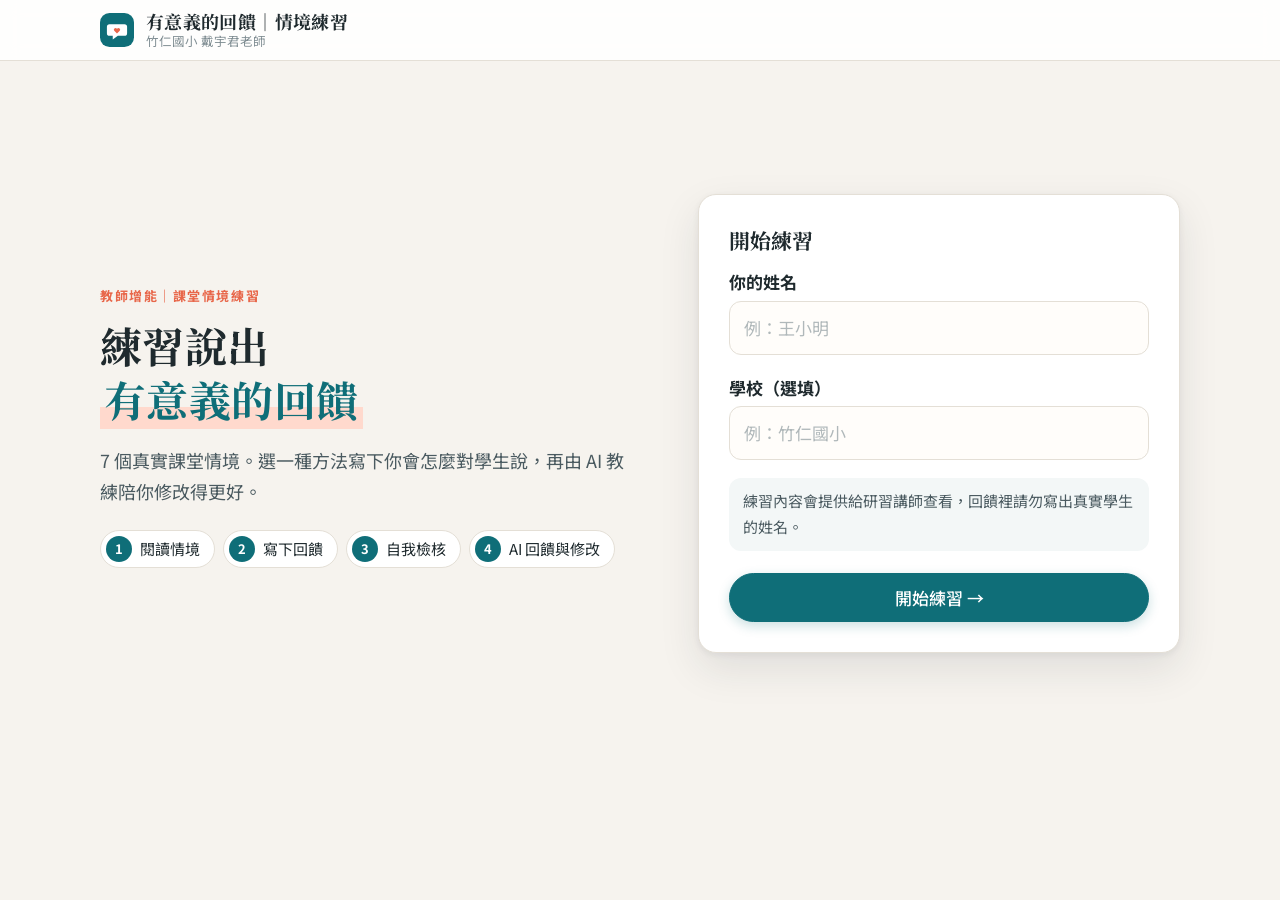
<file: index.html>
<!doctype html>
<html lang="zh-Hant">
<head>
<meta charset="utf-8">
<meta name="viewport" content="width=device-width, initial-scale=1">
<title>有意義的回饋｜情境練習</title>
<link rel="preconnect" href="https://fonts.googleapis.com">
<link href="https://fonts.googleapis.com/css2?family=Noto+Sans+TC:wght@400;500;700&family=Noto+Serif+TC:wght@600;700&display=swap" rel="stylesheet">
<link rel="stylesheet" href="style.css">
</head>
<body>
<div id="modeBanner" class="mode-banner hidden">本地測試模式：練習資料只存在這台電腦的瀏覽器裡</div>
<header class="topbar">
  <div class="topbar-inner">
    <span class="logo" aria-hidden="true"><svg viewBox="0 0 32 32" width="34" height="34"><rect width="32" height="32" rx="9" fill="#0f6e78"/><path d="M9 10.5h14a2.5 2.5 0 0 1 2.5 2.5v6a2.5 2.5 0 0 1-2.5 2.5h-6.2L12 25v-3.5H9A2.5 2.5 0 0 1 6.5 19v-6A2.5 2.5 0 0 1 9 10.5z" fill="#fff"/><path d="M16 19.2l-2.6-2.4a1.6 1.6 0 0 1 2.3-2.2l.3.3.3-.3a1.6 1.6 0 0 1 2.3 2.2z" fill="#e8674a"/></svg></span>
    <div class="brand"><span id="siteTitle">有意義的回饋｜情境練習</span><small id="siteSub"></small></div>
    <div class="spacer"></div>
    <div class="who" id="who"></div>
  </div>
</header>

<main class="wrap narrow" id="app"></main>

<script src="config.js"></script>
<script src="scenarios.js"></script>
<script src="store.js"></script>
<script src="ai.js"></script>
<script src="app.js"></script>
</body>
</html>
</file>
<file: style.css>
/* ============================================================
   有意義的回饋｜情境練習 — 樣式
   色彩：深青綠（主色）＋珊瑚橘（重點）＋暖白紙張底
   ============================================================ */
:root {
  --bg: #f6f3ee;
  --surface: #ffffff;
  --surface-2: #f3f7f7;
  --ink: #1f2a2e;
  --ink-2: #4a5a60;
  --ink-3: #7f8d92;
  --line: #e4dfd6;
  --line-2: #d6e2e3;
  --accent: #0f6e78;
  --accent-2: #0b5960;
  --accent-ink: #ffffff;
  --accent-soft: #e0f0f0;
  --coral: #e8674a;
  --coral-soft: #fdeee9;
  --label: #d4573c;
  --ok: #2d8655;
  --ok-soft: #e3f3e9;
  --warn: #a8640a;
  --warn-soft: #fff4de;
  --danger: #c2393f;
  --gold: #f2a900;
  --radius: 18px;
  --radius-sm: 12px;
  --shadow: 0 1px 2px rgba(31, 42, 46, .04), 0 6px 20px rgba(31, 42, 46, .06);
  --shadow-lg: 0 2px 6px rgba(31, 42, 46, .06), 0 16px 40px rgba(31, 42, 46, .10);
  --serif: "Noto Serif TC", "PMingLiU", serif;
}
* { box-sizing: border-box; }
html, body { margin: 0; }
body {
  background: var(--bg);
  color: var(--ink);
  font-family: "Noto Sans TC", "Microsoft JhengHei", "PingFang TC", system-ui, sans-serif;
  font-size: 17px;
  line-height: 1.75;
  -webkit-font-smoothing: antialiased;
}
button, input, select, textarea { font: inherit; color: inherit; }
a { color: var(--accent); }
::selection { background: #ffd9cd; }

/* ---------- 版面 ---------- */
.topbar {
  background: rgba(255, 255, 255, .88);
  backdrop-filter: saturate(1.4) blur(10px);
  -webkit-backdrop-filter: saturate(1.4) blur(10px);
  border-bottom: 1px solid var(--line);
  position: sticky; top: 0; z-index: 20;
}
.topbar-inner {
  max-width: 1120px; margin: 0 auto; padding: 10px 20px;
  display: flex; align-items: center; gap: 12px; flex-wrap: wrap;
}
.logo { display: inline-flex; flex: none; }
.brand { font-family: var(--serif); font-weight: 700; font-size: 18px; line-height: 1.3; letter-spacing: .02em; }
.brand small { display: block; font-family: "Noto Sans TC", sans-serif; font-weight: 400; font-size: 12.5px; color: var(--ink-3); letter-spacing: 0; }
.spacer { flex: 1; }
.who { font-size: 14px; color: var(--ink-2); display: flex; align-items: center; gap: 6px; }
.wrap { max-width: 1120px; margin: 0 auto; padding: 28px 20px 72px; }
.narrow { max-width: 800px; }

.mode-banner {
  background: var(--warn-soft); color: var(--warn);
  font-size: 13px; text-align: center; padding: 6px 16px;
  border-bottom: 1px solid #f3e2bd;
}

/* ---------- 共用元件 ---------- */
.card {
  background: var(--surface); border: 1px solid var(--line);
  border-radius: var(--radius); box-shadow: var(--shadow); padding: 26px 28px;
}
.card + .card { margin-top: 18px; }
h1 { font-family: var(--serif); font-size: 30px; margin: 0 0 8px; line-height: 1.35; letter-spacing: .01em; }
h2 { font-family: var(--serif); font-size: 21px; margin: 0 0 12px; line-height: 1.45; }
h3 { font-size: 16px; margin: 0 0 8px; }
.muted { color: var(--ink-2); }
.small { font-size: 14px; }
.hint { font-size: 14px; color: var(--ink-3); margin: 2px 0 8px; }
.eyebrow { display: inline-block; font-size: 13px; font-weight: 700; letter-spacing: .12em; color: var(--coral); margin-bottom: 4px; }
.section-title { font-size: 19px; margin: 32px 0 14px; display: flex; align-items: center; gap: 10px; }
.section-title::after { content: ""; flex: 1; height: 1px; background: var(--line); }

.btn {
  display: inline-flex; align-items: center; justify-content: center; gap: 6px;
  border: 1px solid var(--line); background: var(--surface);
  padding: 9px 20px; border-radius: 999px; cursor: pointer; font-weight: 500;
  text-decoration: none; color: var(--ink); min-height: 44px;
  transition: background .15s, border-color .15s, transform .15s, box-shadow .15s;
}
.btn:hover { background: var(--surface-2); border-color: var(--line-2); }
.btn:active { transform: translateY(1px); }
.btn.primary { background: var(--accent); color: var(--accent-ink); border-color: var(--accent); box-shadow: 0 4px 12px rgba(15, 110, 120, .22); }
.btn.primary:hover { background: var(--accent-2); border-color: var(--accent-2); }
.btn.danger { color: var(--danger); border-color: #efc9cb; }
.btn.danger:hover { background: #fdf1f1; }
.btn.ghost { border-color: transparent; background: transparent; box-shadow: none; }
.btn.ghost:hover { background: var(--surface-2); }
.btn.sm { padding: 4px 14px; min-height: 34px; font-size: 14px; }
.btn.block { width: 100%; }
.btn:disabled { opacity: .45; cursor: not-allowed; box-shadow: none; }
.btn-row { display: flex; gap: 10px; flex-wrap: wrap; margin-top: 22px; }
.btn-row.end { justify-content: flex-end; }

label.field { display: block; margin-bottom: 18px; }
label.field > span { display: block; font-weight: 700; margin-bottom: 4px; }
input[type=text], input[type=email], input[type=password], select, textarea {
  width: 100%; border: 1.5px solid var(--line); border-radius: var(--radius-sm);
  padding: 11px 14px; background: #fffdfa; transition: border-color .15s, box-shadow .15s;
}
textarea { min-height: 92px; resize: vertical; line-height: 1.65; }
input:focus, select:focus, textarea:focus { outline: none; border-color: var(--accent); box-shadow: 0 0 0 4px rgba(15, 110, 120, .12); background: #fff; }
::placeholder { color: #b0b8ba; }

.badge { display: inline-block; font-size: 12.5px; font-weight: 500; padding: 2px 10px; border-radius: 999px; background: var(--surface-2); color: var(--ink-2); white-space: nowrap; }
.badge.ok { background: var(--ok-soft); color: var(--ok); }
.badge.warn { background: var(--warn-soft); color: var(--warn); }
.badge.accent { background: var(--accent-soft); color: var(--accent); }

.notice { border-radius: var(--radius-sm); padding: 10px 14px; font-size: 15px; margin: 8px 0; background: var(--surface-2); color: var(--ink-2); }
.notice.warn { background: var(--warn-soft); color: var(--warn); }
.notice.ok { background: var(--ok-soft); color: var(--ok); }

/* ---------- 歡迎頁 ---------- */
.welcome { display: grid; grid-template-columns: 1.15fr 1fr; gap: 44px; align-items: center; min-height: calc(100vh - 230px); }
.welcome h1 { font-size: 42px; line-height: 1.3; margin: 6px 0 14px; }
.welcome h1 em { font-style: normal; color: var(--accent); background: linear-gradient(transparent 64%, #ffd9cd 64%); padding: 0 4px; }
.welcome-text > p { font-size: 18px; color: var(--ink-2); max-width: 30em; }
.flow { list-style: none; padding: 0; margin: 22px 0 0; display: flex; flex-wrap: wrap; gap: 8px; }
.flow li { display: flex; align-items: center; gap: 8px; background: var(--surface); border: 1px solid var(--line); border-radius: 999px; padding: 5px 14px 5px 5px; font-size: 15px; }
.flow li b { width: 26px; height: 26px; border-radius: 50%; background: var(--accent); color: #fff; display: inline-flex; align-items: center; justify-content: center; font-size: 13px; }
.login-card { padding: 30px; box-shadow: var(--shadow-lg); }

/* ---------- 首頁 ---------- */
.home-hero {
  display: flex; align-items: center; gap: 28px; justify-content: space-between;
  background: linear-gradient(135deg, #0f6e78 0%, #13838c 55%, #2a9a8f 100%);
  color: #fff; border-radius: 24px; padding: 30px 34px; box-shadow: var(--shadow-lg);
  position: relative; overflow: hidden;
}
.home-hero::before { content: ""; position: absolute; right: -60px; top: -80px; width: 260px; height: 260px; border-radius: 50%; background: rgba(255, 255, 255, .07); }
.home-hero::after { content: ""; position: absolute; right: 150px; bottom: -120px; width: 210px; height: 210px; border-radius: 50%; background: rgba(232, 103, 74, .2); }
.home-hero .eyebrow { color: #ffd2c4; }
.home-hero h1 { color: #fff; margin: 2px 0 6px; }
.home-hero p { margin: 0; color: rgba(255, 255, 255, .88); }
.home-hero-text { position: relative; z-index: 1; }
.ring { position: relative; width: 120px; height: 120px; flex: none; z-index: 1; }
.ring svg { width: 100%; height: 100%; transform: rotate(-90deg); }
.ring circle { fill: none; stroke-width: 3.2; }
.ring .bg { stroke: rgba(255, 255, 255, .22); }
.ring .fg { stroke: #ffd2c4; stroke-linecap: round; }
.ring-txt { position: absolute; inset: 0; display: flex; flex-wrap: wrap; align-items: baseline; justify-content: center; align-content: center; line-height: 1.1; }
.ring-txt b { font-size: 34px; font-family: var(--serif); }
.ring-txt span { font-size: 15px; opacity: .85; margin-left: 2px; }
.ring-txt small { flex-basis: 100%; text-align: center; font-size: 12px; opacity: .85; margin-top: 2px; }

.grid { display: grid; grid-template-columns: repeat(auto-fill, minmax(250px, 1fr)); gap: 16px; }
.sc-card {
  text-align: left; background: var(--surface); border: 1px solid var(--line);
  border-radius: var(--radius); padding: 18px 20px; cursor: pointer; box-shadow: var(--shadow);
  display: flex; flex-direction: column; gap: 10px; min-height: 168px;
  transition: transform .18s, box-shadow .18s, border-color .18s;
}
.sc-card:hover { transform: translateY(-3px); box-shadow: var(--shadow-lg); border-color: var(--accent); }
.sc-card .sc-top { display: flex; align-items: center; justify-content: space-between; }
.sc-card .num { width: 36px; height: 36px; border-radius: 12px; background: var(--accent-soft); color: var(--accent); font-weight: 700; font-family: var(--serif); display: inline-flex; align-items: center; justify-content: center; font-size: 17px; }
.sc-card.done .num { background: var(--accent); color: #fff; }
.done-mark { font-size: 12.5px; font-weight: 700; color: var(--ok); background: var(--ok-soft); padding: 2px 10px; border-radius: 999px; }
.sc-card .ttl { font-weight: 700; font-size: 17px; line-height: 1.5; }
.sc-card .meta { margin-top: auto; display: flex; align-items: center; justify-content: space-between; gap: 8px; }
.sc-card .go { font-size: 14px; font-weight: 700; color: var(--accent); opacity: 0; transform: translateX(-4px); transition: opacity .18s, transform .18s; }
.sc-card:hover .go, .sc-card:focus-visible .go { opacity: 1; transform: none; }
.subj { font-size: 12.5px; font-weight: 700; padding: 3px 10px; border-radius: 999px; }
.subj-math { background: #e5eefc; color: #2f5fb3; }
.subj-lang { background: #fdeee9; color: #c4512f; }
.subj-soc  { background: #f4ecdc; color: #8a6420; }
.subj-sci  { background: #e3f3e9; color: #2d8655; }
.subj-gen  { background: #efe9f8; color: #6d4bb0; }

.progress { height: 10px; background: var(--surface-2); border-radius: 999px; overflow: hidden; }
.progress > div { height: 100%; background: var(--accent); border-radius: 999px; }

/* ---------- 步驟列 ---------- */
.steps { display: flex; margin-bottom: 24px; }
.steps .st { flex: 1; min-width: 0; display: flex; flex-direction: column; align-items: center; gap: 6px; font-size: 13px; color: var(--ink-3); position: relative; text-align: center; }
.steps .st::before { content: ""; position: absolute; top: 15px; left: -50%; right: 50%; height: 3px; background: var(--line); }
.steps .st:first-child::before { display: none; }
.steps .st .n { width: 32px; height: 32px; border-radius: 50%; display: inline-flex; align-items: center; justify-content: center; background: var(--surface); border: 2px solid var(--line); font-weight: 700; color: var(--ink-3); position: relative; z-index: 1; }
.steps .st.done { color: var(--accent); }
.steps .st.done::before, .steps .st.on::before { background: var(--accent); }
.steps .st.done .n { background: var(--accent-soft); border-color: var(--accent); color: var(--accent); }
.steps .st.on { color: var(--ink); font-weight: 700; }
.steps .st.on .n { background: var(--accent); border-color: var(--accent); color: #fff; box-shadow: 0 0 0 5px rgba(15, 110, 120, .14); }

/* ---------- 情境卡 ---------- */
.scenario-box { background: var(--surface); border: 1px solid var(--line); border-radius: var(--radius); padding: 24px 28px 24px 32px; box-shadow: var(--shadow); position: relative; overflow: hidden; }
.scenario-box::before { content: ""; position: absolute; left: 0; top: 0; bottom: 0; width: 6px; background: linear-gradient(var(--accent), #2a9a8f); }
.scenario-box h2 { font-size: 24px; margin: 0 0 6px; }
.scenario-box .sb-sec { margin-top: 12px; }
.scenario-box .lbl { color: var(--label); font-weight: 700; font-size: 15px; display: flex; align-items: center; gap: 6px; }
.scenario-box .lbl i { font-style: normal; }
.scenario-box p { margin: 2px 0 0; }
.scenario-box ul { margin: 2px 0 0; padding-left: 1.3em; }
.scenario-box .quote p { background: var(--coral-soft); border-radius: 12px; padding: 10px 14px; margin-top: 6px; }

.scenario-mini { background: #fff; border: 1px solid var(--line); border-left: 5px solid var(--accent); border-radius: var(--radius-sm); padding: 12px 18px; margin-bottom: 18px; font-size: 15px; line-height: 1.65; box-shadow: var(--shadow); }
.scenario-mini .sm-head { display: flex; align-items: center; gap: 8px; justify-content: space-between; }
.scenario-mini .sm-head b { font-size: 16px; font-family: var(--serif); }
.scenario-mini .sm-head .btn { min-height: 30px; padding: 2px 12px; }
.scenario-mini .sm-row { display: grid; grid-template-columns: 5.2em 1fr; gap: 8px; margin-top: 6px; }
.scenario-mini .lbl { color: var(--label); font-weight: 700; }

/* ---------- 方法選擇 ---------- */
.methods { display: grid; grid-template-columns: repeat(2, 1fr); gap: 12px; }
.method { border: 2px solid var(--line); border-radius: 16px; padding: 16px 40px 16px 66px; cursor: pointer; background: #fffdfa; text-align: left; position: relative; transition: border-color .15s, background .15s, transform .15s; }
.method:hover { border-color: #b9d6d8; transform: translateY(-1px); }
.method.sel { border-color: var(--accent); background: var(--accent-soft); }
.method.sel::after { content: "✓"; position: absolute; right: 12px; top: 12px; width: 22px; height: 22px; border-radius: 50%; background: var(--accent); color: #fff; font-size: 13px; display: flex; align-items: center; justify-content: center; }
.method .m-ico { position: absolute; left: 16px; top: 16px; width: 38px; height: 38px; border-radius: 11px; background: #fff; border: 1px solid var(--line); display: flex; align-items: center; justify-content: center; font-style: normal; font-size: 19px; }
.method b { display: block; font-size: 16px; }
.method span { font-size: 14px; color: var(--ink-2); line-height: 1.6; display: block; }

.preview { background: var(--surface-2); border-radius: var(--radius-sm); padding: 14px 18px; white-space: pre-wrap; border-left: 4px solid var(--accent); }

/* ---------- 檢核 ---------- */
.check { display: flex; gap: 12px; align-items: flex-start; padding: 12px 14px; border: 1.5px solid var(--line); border-radius: var(--radius-sm); margin-bottom: 8px; cursor: pointer; background: #fffdfa; transition: border-color .15s, background .15s; }
.check:hover { border-color: #b9d6d8; }
.check:has(input:checked) { border-color: var(--accent); background: var(--accent-soft); }
.check input { width: 20px; height: 20px; margin-top: 4px; flex: none; accent-color: var(--accent); }

/* ---------- 分頁（膠囊樣式） ---------- */
.tabs { display: flex; gap: 4px; background: var(--surface-2); padding: 4px; border-radius: 999px; margin-bottom: 16px; width: fit-content; max-width: 100%; overflow-x: auto; }
.tab { border: 0; background: transparent; padding: 6px 16px; cursor: pointer; border-radius: 999px; color: var(--ink-2); font-weight: 500; font-size: 15px; white-space: nowrap; }
.tab:hover { color: var(--ink); }
.tab.on { background: #fff; color: var(--accent); font-weight: 700; box-shadow: 0 1px 4px rgba(31, 42, 46, .12); }

.two-col { display: grid; grid-template-columns: 1fr 1fr; gap: 18px; align-items: start; }
@media (max-width: 820px) { .two-col { grid-template-columns: 1fr; } }

.model-line { margin: 0 0 12px; }
.model-line b { color: var(--accent); display: block; font-size: 14px; }

/* ---------- AI 教練 ---------- */
.ai-fb h4 { margin: 16px 0 6px; font-size: 15px; }
.ai-fb ul { margin: 0; padding-left: 1.2em; }
.ai-sum { margin: 0; font-weight: 500; }
.ai-sug { border: 1px solid var(--line); border-radius: var(--radius-sm); padding: 10px 14px; margin-bottom: 8px; background: #fffdfa; }
.ai-try { margin-top: 6px; padding: 7px 12px; background: var(--accent-soft); border-radius: 10px; font-size: 15px; }
.ai-try::before { content: "可以試著說："; font-weight: 700; color: var(--accent); }
.ai-tag { font-size: 12.5px; color: var(--ink-3); margin-top: 12px; display: flex; align-items: center; gap: 6px; flex-wrap: wrap; }
.spinner { display: inline-block; width: 16px; height: 16px; border: 2px solid var(--accent-soft); border-top-color: var(--accent); border-radius: 50%; animation: spin .8s linear infinite; vertical-align: -3px; }
@keyframes spin { to { transform: rotate(360deg); } }

.stars { color: var(--gold); letter-spacing: 2px; font-size: 22px; line-height: 1; }
.stars .off { color: #e3ddd2; }
.stars.sm { font-size: 14px; letter-spacing: 0; }
.ai-stars { display: flex; align-items: center; gap: 10px; flex-wrap: wrap; background: #fff8e6; border: 1px solid #f6e3b4; border-radius: var(--radius-sm); padding: 10px 14px; margin-bottom: 10px; }
.ai-stars .small { flex-basis: 100%; }
.star-sum { display: flex; gap: 10px 16px; align-items: center; flex-wrap: wrap; margin: 14px 0; font-weight: 500; background: #fff8e6; border-radius: var(--radius-sm); padding: 10px 14px; }

/* ---------- 後台 ---------- */
.admin-bar { display: flex; gap: 10px; align-items: center; flex-wrap: wrap; margin-bottom: 18px; }
.admin-tabs { flex: 0 1 auto; margin: 0; }
.admin-actions { display: flex; gap: 8px; flex-wrap: wrap; margin-left: auto; }

.stats { display: grid; grid-template-columns: repeat(auto-fit, minmax(170px, 1fr)); gap: 14px; margin-bottom: 18px; }
.stat { background: var(--surface); border: 1px solid var(--line); border-radius: var(--radius); padding: 18px 18px 14px; box-shadow: var(--shadow); position: relative; overflow: hidden; }
.stat::before { content: ""; position: absolute; left: 0; top: 0; right: 0; height: 4px; background: var(--accent); }
.stat:nth-child(3n+2)::before { background: var(--coral); }
.stat:nth-child(3n)::before { background: var(--gold); }
.stat .v { font-size: 30px; font-weight: 700; line-height: 1.2; font-family: var(--serif); }
.stat .v small { font-size: 18px; color: var(--ink-2); }
.stat .k { font-size: 13.5px; color: var(--ink-2); }

.table-wrap { overflow-x: auto; border: 1px solid var(--line); border-radius: var(--radius-sm); background: #fff; }
table { width: 100%; border-collapse: collapse; font-size: 15px; }
th, td { padding: 10px 14px; border-bottom: 1px solid #efebe4; text-align: left; vertical-align: top; }
th { background: #faf8f4; font-weight: 700; font-size: 13.5px; color: var(--ink-2); white-space: nowrap; position: sticky; top: 0; }
tr:last-child td { border-bottom: 0; }
tr.click { cursor: pointer; }
tr.click:hover td { background: #f7fbfb; }
td.c, th.c { text-align: center; }
td.nowrap { white-space: nowrap; }
.cell-done { background: var(--ok-soft); color: var(--ok); font-weight: 700; }
.cell-none { color: #d4cec4; }

.bar { display: flex; height: 10px; border-radius: 6px; overflow: hidden; background: var(--surface-2); min-width: 120px; }
.bar i { display: block; height: 100%; }
.legend { display: flex; gap: 14px; font-size: 13px; color: var(--ink-2); flex-wrap: wrap; margin: 6px 0 12px; }
.legend i { display: inline-block; width: 10px; height: 10px; border-radius: 3px; margin-right: 4px; vertical-align: middle; }

.filters { display: flex; gap: 10px; flex-wrap: wrap; margin-bottom: 14px; }
.filters > * { width: auto; min-width: 150px; flex: 1; }

table.matrix td:first-child, table.matrix th:first-child { position: sticky; left: 0; background: #fff; z-index: 1; white-space: nowrap; }
table.matrix th:first-child { background: #faf8f4; z-index: 2; }
table.matrix td:nth-child(2) { white-space: nowrap; }
table.matrix th, table.matrix td { padding: 9px 12px; }

.modal-bg { position: fixed; inset: 0; background: rgba(20, 32, 36, .5); backdrop-filter: blur(3px); display: flex; align-items: flex-start; justify-content: center; padding: 32px 14px; overflow-y: auto; z-index: 50; }
.modal { background: #fff; border-radius: 22px; max-width: 940px; width: 100%; padding: 26px; box-shadow: var(--shadow-lg); }

.wall-group + .wall-group { margin-top: 32px; }
.wall-group .scenario-mini { margin-bottom: 14px; }
.wall { display: grid; grid-template-columns: repeat(auto-fill, minmax(min(320px, 100%), 1fr)); gap: 16px; }
.wall-card { background: #fff; border: 1px solid var(--line); border-radius: var(--radius); padding: 20px 22px; box-shadow: var(--shadow); position: relative; overflow: hidden; }
.wall-card::before { content: "\201C"; position: absolute; right: 14px; top: -10px; font-family: var(--serif); font-size: 72px; color: var(--accent-soft); line-height: 1; }
.wall-card .txt { white-space: pre-wrap; position: relative; }
.wall-card .by { margin-top: 12px; font-size: 14px; color: var(--ink-3); }
body.projector { font-size: 22px; background: #fff; }
body.projector .topbar, body.projector .tabs, body.projector .hide-proj, body.projector .mode-banner { display: none !important; }
body.projector .wrap { max-width: 1440px; }
body.projector .wall { grid-template-columns: repeat(auto-fill, minmax(min(460px, 100%), 1fr)); }
body.projector .scenario-mini { font-size: 20px; padding: 18px 24px; }
body.projector .scenario-mini .sm-head b { font-size: 26px; }

/* 作品牆工具列、卡片、聚焦與抽籤 */
.wall-toolbar { display: flex; gap: 10px; align-items: center; flex-wrap: wrap; margin-bottom: 8px; }
.wall-toolbar select { width: auto; flex: 1 1 220px; min-width: 0; }
.wall-toolbar .chk { display: inline-flex; align-items: center; gap: 6px; font-size: 14px; color: var(--ink-2); cursor: pointer; white-space: nowrap; }
.wall-toolbar .chk input { width: 18px; height: 18px; accent-color: var(--accent); }
.draw-btn { background: var(--coral); border-color: var(--coral); color: #fff; box-shadow: 0 4px 12px rgba(232, 103, 74, .28); }
.draw-btn:hover { background: #d4573c; border-color: #d4573c; }
button.wall-card { font: inherit; color: inherit; text-align: left; cursor: pointer; display: flex; flex-direction: column; gap: 8px; width: 100%; transition: transform .15s, box-shadow .15s, border-color .15s; }
button.wall-card:hover { transform: translateY(-2px); box-shadow: var(--shadow-lg); border-color: var(--accent); }
.wall-card .wc-top { display: flex; gap: 8px; align-items: center; flex-wrap: wrap; position: relative; }
.wall-card .by { display: flex; justify-content: space-between; gap: 8px; flex-wrap: wrap; margin-top: auto; }
.wall-card .peek { color: var(--accent); font-weight: 700; opacity: 0; transition: opacity .15s; }
.wall-card:hover .peek { opacity: 1; }
.wall-card.drawn { opacity: .55; }

.spot-bg { position: fixed; inset: 0; background: rgba(15, 30, 34, .62); backdrop-filter: blur(4px); display: flex; align-items: flex-start; justify-content: center; padding: 4vh 16px; overflow-y: auto; z-index: 80; animation: fadein .2s; }
.spot { background: #fff; border-radius: 24px; width: 100%; max-width: 980px; padding: 28px 34px 32px; box-shadow: 0 30px 80px rgba(0, 0, 0, .3); animation: pop .25s; }
.spot-head { display: flex; justify-content: space-between; align-items: center; gap: 10px; }
.spot-name { font-size: 30px; margin: 4px 0 8px; }
.spot-name small { font-family: "Noto Sans TC", sans-serif; font-size: 16px; color: var(--ink-3); font-weight: 400; margin-left: 10px; }
.spot-txt { font-size: 24px; line-height: 1.7; white-space: pre-wrap; background: var(--surface-2); border-left: 6px solid var(--accent); border-radius: 14px; padding: 18px 22px; margin: 14px 0 6px; }
.spot-ai { margin-top: 16px; font-size: 18px; border-top: 1px dashed var(--line); padding-top: 14px; }
.spot-ai .ai-fb h4 { font-size: 17px; }
.spot-ai .ai-try { font-size: 17px; }
.draw-box { max-width: 560px; margin-top: 14vh; text-align: center; padding: 40px 30px; }
.draw-name { font-family: var(--serif); font-size: 52px; font-weight: 700; line-height: 1.3; min-height: 1.3em; color: var(--ink); }
.draw-name.hit { color: var(--coral); animation: pop .35s; }
.draw-sub { color: var(--ink-3); font-size: 16px; min-height: 1.6em; }
@keyframes fadein { from { opacity: 0; } }
@keyframes pop { from { transform: scale(.94); opacity: .4; } }

body.projector .wall-toolbar { position: sticky; top: 0; z-index: 30; background: rgba(255, 255, 255, .94); padding: 10px 0; }
body.projector .spot { max-width: 1200px; }
body.projector .spot-txt { font-size: 30px; }
body.projector .spot-ai { font-size: 22px; }
body.projector .wall-card .by { font-size: 18px; }

@media (max-width: 640px) {
  .spot-bg { padding: 0; }
  .spot { border-radius: 0; min-height: 100%; padding: 18px 16px; }
  .spot-name { font-size: 24px; }
  .spot-txt { font-size: 18px; padding: 14px 16px; }
  .spot-ai { font-size: 16px; }
  .draw-name { font-size: 38px; }
  .wall-card .peek { opacity: 1; }
}

.list-head { display: flex; justify-content: space-between; align-items: center; gap: 10px; margin-bottom: 8px; flex-wrap: wrap; }

.hidden { display: none !important; }
.empty { text-align: center; color: var(--ink-3); padding: 44px 10px; }

/* ============ 平板（≤ 1024px） ============ */
@media (max-width: 1024px) {
  .wrap { padding: 22px 20px 60px; }
  .card { padding: 22px; }
  .welcome { grid-template-columns: 1fr; gap: 24px; min-height: 0; }
  .welcome h1 { font-size: 34px; }
}

/* ============ 手機（≤ 640px） ============ */
@media (max-width: 640px) {
  body { font-size: 16px; }
  .wrap { padding: 16px 14px 48px; }
  .card { padding: 18px 16px; border-radius: 16px; }
  .card + .card { margin-top: 12px; }
  h1 { font-size: 24px; }
  h2 { font-size: 19px; }
  .topbar-inner { padding: 8px 14px; gap: 4px 10px; }
  .logo svg { width: 28px; height: 28px; }
  .brand { font-size: 15.5px; }
  .who { font-size: 13px; width: 100%; justify-content: space-between; }
  .mode-banner { font-size: 12px; padding: 4px 10px; }

  .welcome h1 { font-size: 28px; }
  .welcome-text > p { font-size: 16px; }
  .flow li { font-size: 14px; }
  .login-card { padding: 20px 18px; }

  .home-hero { padding: 22px 20px; gap: 14px; border-radius: 20px; }
  .ring { width: 88px; height: 88px; }
  .ring-txt b { font-size: 26px; }
  .section-title { margin: 24px 0 12px; }
  .grid { grid-template-columns: 1fr; gap: 10px; }
  .sc-card { min-height: 0; padding: 16px; }
  .sc-card .go { opacity: 1; transform: none; }

  .steps { margin-bottom: 16px; }
  .steps .st { font-size: 12px; }
  .steps .st:not(.on) .t { display: none; }
  .steps .st .n { width: 28px; height: 28px; }
  .steps .st::before { top: 13px; }

  .scenario-box { padding: 18px 18px 18px 24px; }
  .scenario-box h2 { font-size: 20px; }
  .scenario-mini { padding: 10px 14px; font-size: 14px; }
  .scenario-mini .sm-row { grid-template-columns: 1fr; gap: 0; }
  .methods { grid-template-columns: 1fr; }
  textarea { min-height: 76px; font-size: 16px; }
  .btn-row { gap: 8px; }
  .btn-row.end > .btn { flex: 1 1 auto; }
  .two-col { gap: 12px; }
  .tabs { width: 100%; }

  .admin-bar { gap: 8px; }
  .admin-tabs { flex-basis: 100%; }
  .admin-actions { margin-left: 0; }
  .stats { grid-template-columns: 1fr 1fr; gap: 8px; }
  .stat { padding: 14px 14px 10px; }
  .stat .v { font-size: 24px; }
  .filters > * { min-width: 100%; }

  table.cards thead { display: none; }
  table.cards, table.cards tbody, table.cards tr, table.cards td { display: block; width: 100%; }
  table.cards tr { padding: 12px 14px; border-bottom: 1px solid var(--line); }
  table.cards tr:last-child { border-bottom: 0; }
  table.cards td { border: 0; padding: 2px 0; display: flex; gap: 10px; text-align: left; align-items: flex-start; }
  table.cards td::before { content: attr(data-label); flex: 0 0 6.5em; color: var(--ink-3); font-size: 13px; padding-top: 2px; }
  table.cards td.cell-title { font-weight: 700; font-size: 16px; }
  table.cards td.cell-title::before { display: none; }
  table.cards .bar { min-width: 140px; }

  .modal-bg { padding: 0; }
  .modal { border-radius: 0; min-height: 100%; padding: 18px 16px; }
  .wall-card { padding: 16px 18px; }
}
</file>
